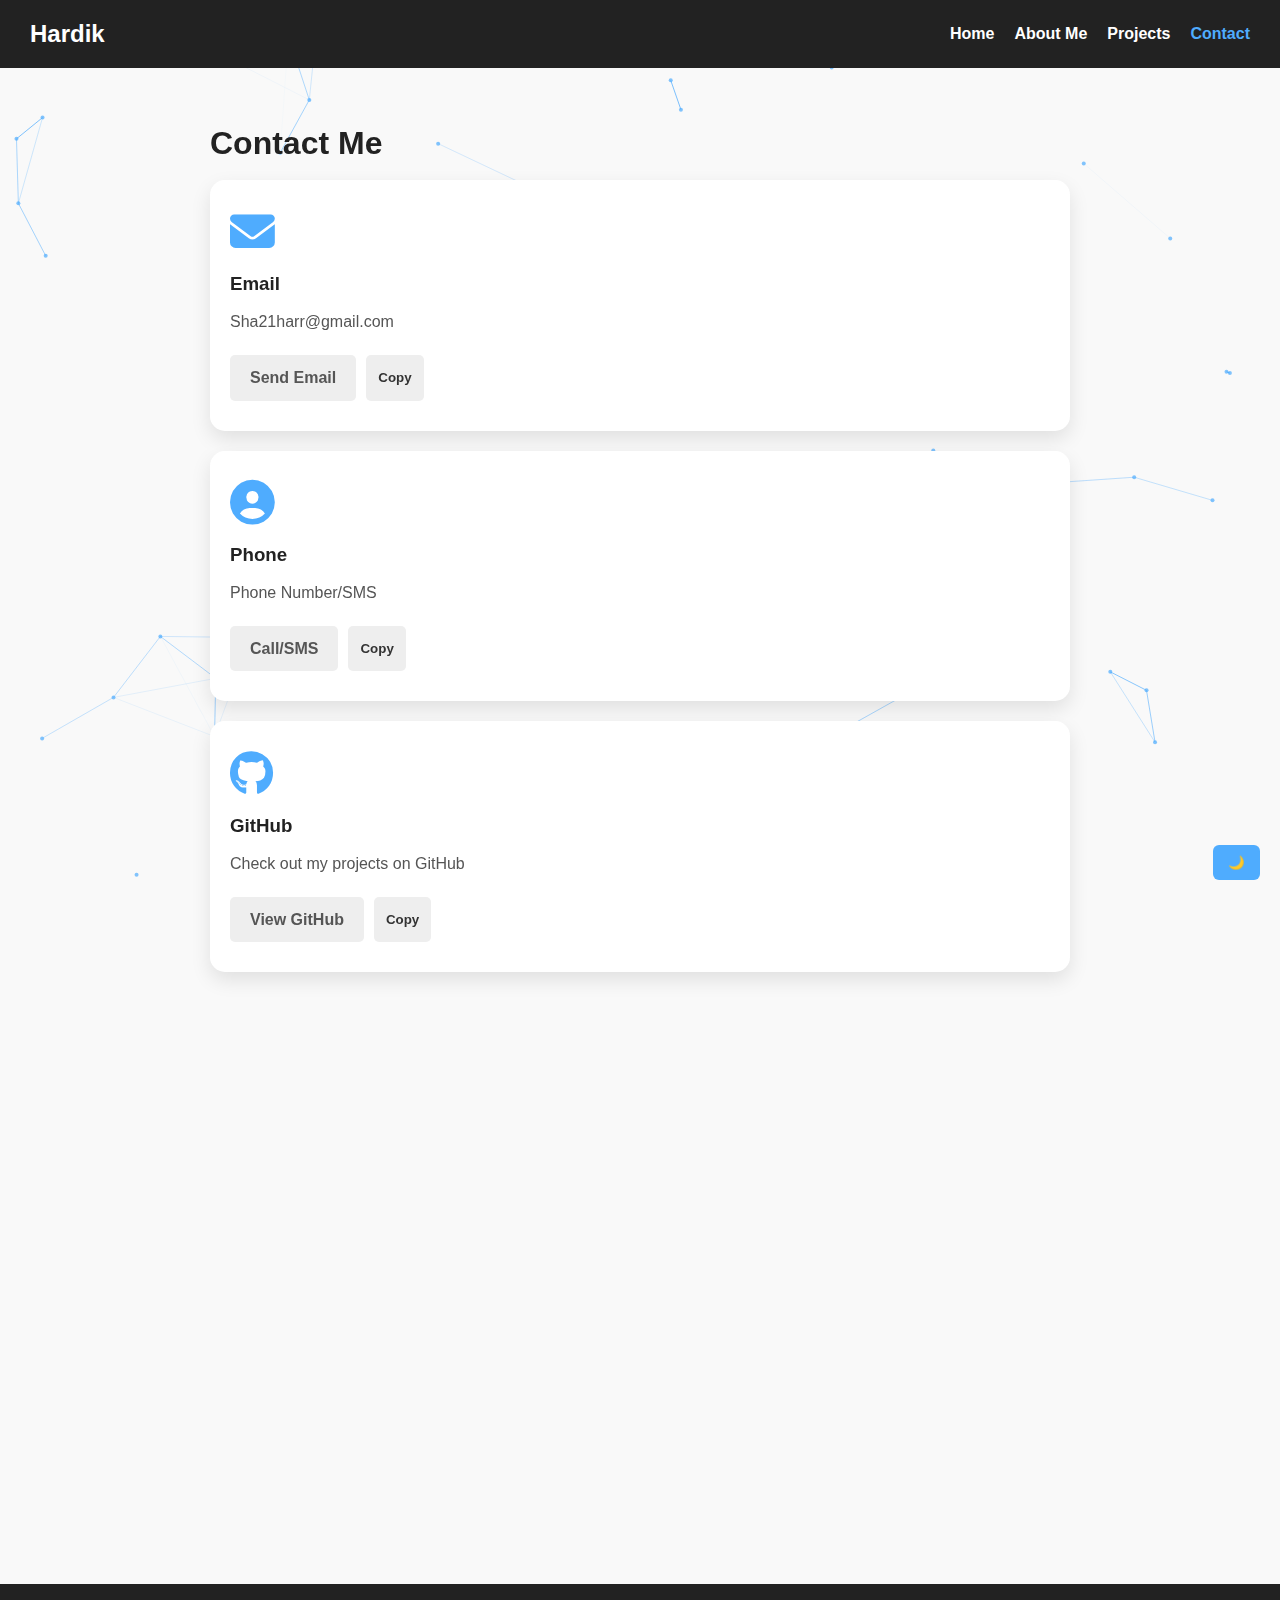
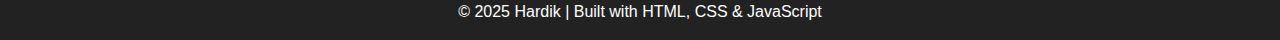
<file: Contact.html>
<!DOCTYPE html>
<html lang="en">
<head>
  <meta charset="UTF-8">
  <meta name="viewport" content="width=device-width, initial-scale=1.0">
  <title>Contact | Hardik's Portfolio</title>
  <link rel="stylesheet" href="style.css">
  <script src="main.js" defer></script>
  <link rel="stylesheet" href="https://cdnjs.cloudflare.com/ajax/libs/font-awesome/6.4.0/css/all.min.css">
  <style>
    /* Particle background */
    #network-bg {
      position: fixed;
      top: 0;
      left: 0;
      width: 100%;
      height: 100%;
      z-index: 0;
      pointer-events: none;
    }

    /* Make sure content is above canvas */
    .section, .navbar {
      position: relative;
      z-index: 1;
    }

    footer {
      position: relative;
      z-index: 2; /* footer above canvas */
    }
  </style>
</head>
<body>

  <nav class="navbar">
    <div class="logo">Hardik</div>
    <ul class="nav-links">
      <li><a href="index.html">Home</a></li>
      <li><a href="AboutMe.html">About Me</a></li>
      <li><a href="Projects.html">Projects</a></li>
      <li><a href="Contact.html" class="active">Contact</a></li>
    </ul>
  </nav>

  <!-- Particle Canvas -->
  <canvas id="network-bg"></canvas>

  <!-- Contact Section -->
  <section class="section">
    <h1>Contact Me</h1>
    <div class="contact-grid">

      <div class="contact-card">
        <i class="fas fa-envelope"></i>
        <h3>Email</h3>
        <p>Sha21harr@gmail.com</p>
        <div class="contact-buttons">
          <a href="mailto:Sha21harr@gmail.com" class="btn">Send Email</a>
          <button class="btn copy-btn" data-copy="Sha21harr@gmail.com">Copy</button>
        </div>
      </div>
	  
	  		<div class="contact-card">
		  <i class="fas fa-user-circle"></i>
		  <h3>Phone</h3>
		  <p>Phone Number/SMS</p>
		  <div class="contact-buttons">
			<a href="tel:07988730758" class="btn">Call/SMS</a>
			<button class="btn copy-btn" data-copy="07988730758">Copy</button>
		  </div>
		</div>


      <div class="contact-card">
        <i class="fab fa-github"></i>
        <h3>GitHub</h3>
        <p>Check out my projects on GitHub</p>
        <div class="contact-buttons">
          <a href="https://github.com/Haru06-dev" target="_blank" class="btn">View GitHub</a>
          <button class="btn copy-btn" data-copy="https://github.com/Haru06-dev">Copy</button>
        </div>
      </div>

      <div class="contact-card">
        <i class="fab fa-discord"></i>
        <h3>Discord</h3>
        <p>Let's chat on Discord</p>
        <div class="contact-buttons">
          <a href="https://discordapp.com/users/970663780583346177" target="_blank" class="btn">Join</a>
          <button class="btn copy-btn" data-copy="https://discordapp.com/users/970663780583346177">Copy</button>
        </div>
      </div>

      <div class="contact-card">
        <i class="fab fa-linkedin"></i>
        <h3>LinkedIn</h3>
        <p>Professional profile</p>
        <div class="contact-buttons">
          <a href="https://www.linkedin.com/in/hardik-sharma-b39239367/" target="_blank" class="btn">Connect</a>
          <button class="btn copy-btn" data-copy="https://www.linkedin.com/in/hardik-sharma-b39239367/">Copy</button>
        </div>
      </div>

	  
    </div>
  </section>

  <footer>
    <p>© 2025 Hardik | Built with HTML, CSS & JavaScript</p>
  </footer>

  <script>
    // Scroll animation for contact cards
    const contactCards = document.querySelectorAll('.contact-card');
    const observer = new IntersectionObserver(entries => {
      entries.forEach(entry => {
        if(entry.isIntersecting){
          entry.target.classList.add('show');
        }
      });
    }, { threshold: 0.2 });
    contactCards.forEach(card => observer.observe(card));

    // Copy button functionality
    const copyBtns = document.querySelectorAll('.copy-btn');
    copyBtns.forEach(btn => {
      btn.addEventListener('click', () => {
        const textToCopy = btn.dataset.copy;
        navigator.clipboard.writeText(textToCopy)
          .then(() => {
            btn.textContent = 'Copied!';
            setTimeout(() => btn.textContent = 'Copy', 1500);
          })
          .catch(err => console.log('Failed to copy', err));
      });
    });

    // Particle background
    const canvas = document.getElementById('network-bg');
    const ctx = canvas.getContext('2d');
    canvas.width = window.innerWidth;
    canvas.height = window.innerHeight;

    const particles = [];
    const particleCount = 50;

    for (let i = 0; i < particleCount; i++) {
      particles.push({
        x: Math.random() * canvas.width,
        y: Math.random() * canvas.height,
        vx: (Math.random() - 0.5) * 0.5,
        vy: (Math.random() - 0.5) * 0.5
      });
    }

    function draw() {
      ctx.clearRect(0, 0, canvas.width, canvas.height);

      // draw particles
      particles.forEach(p => {
        ctx.beginPath();
        ctx.arc(p.x, p.y, 2, 0, Math.PI*2);
        ctx.fillStyle = 'rgba(79, 172, 254, 0.7)';
        ctx.fill();
      });

      // draw lines
      for (let i = 0; i < particleCount; i++) {
        for (let j = i+1; j < particleCount; j++) {
          const dx = particles[i].x - particles[j].x;
          const dy = particles[i].y - particles[j].y;
          const dist = Math.sqrt(dx*dx + dy*dy);
          if (dist < 120) {
            ctx.beginPath();
            ctx.strokeStyle = `rgba(79, 172, 254, ${1 - dist/120})`;
            ctx.moveTo(particles[i].x, particles[i].y);
            ctx.lineTo(particles[j].x, particles[j].y);
            ctx.stroke();
          }
        }
      }

      // move particles
      particles.forEach(p => {
        p.x += p.vx;
        p.y += p.vy;
        if (p.x < 0 || p.x > canvas.width) p.vx *= -1;
        if (p.y < 0 || p.y > canvas.height) p.vy *= -1;
      });

      requestAnimationFrame(draw);
    }
    draw();

    // resize canvas on window resize
    window.addEventListener('resize', () => {
      canvas.width = window.innerWidth;
      canvas.height = window.innerHeight;
    });
  </script>
</body>
</html>
</file>
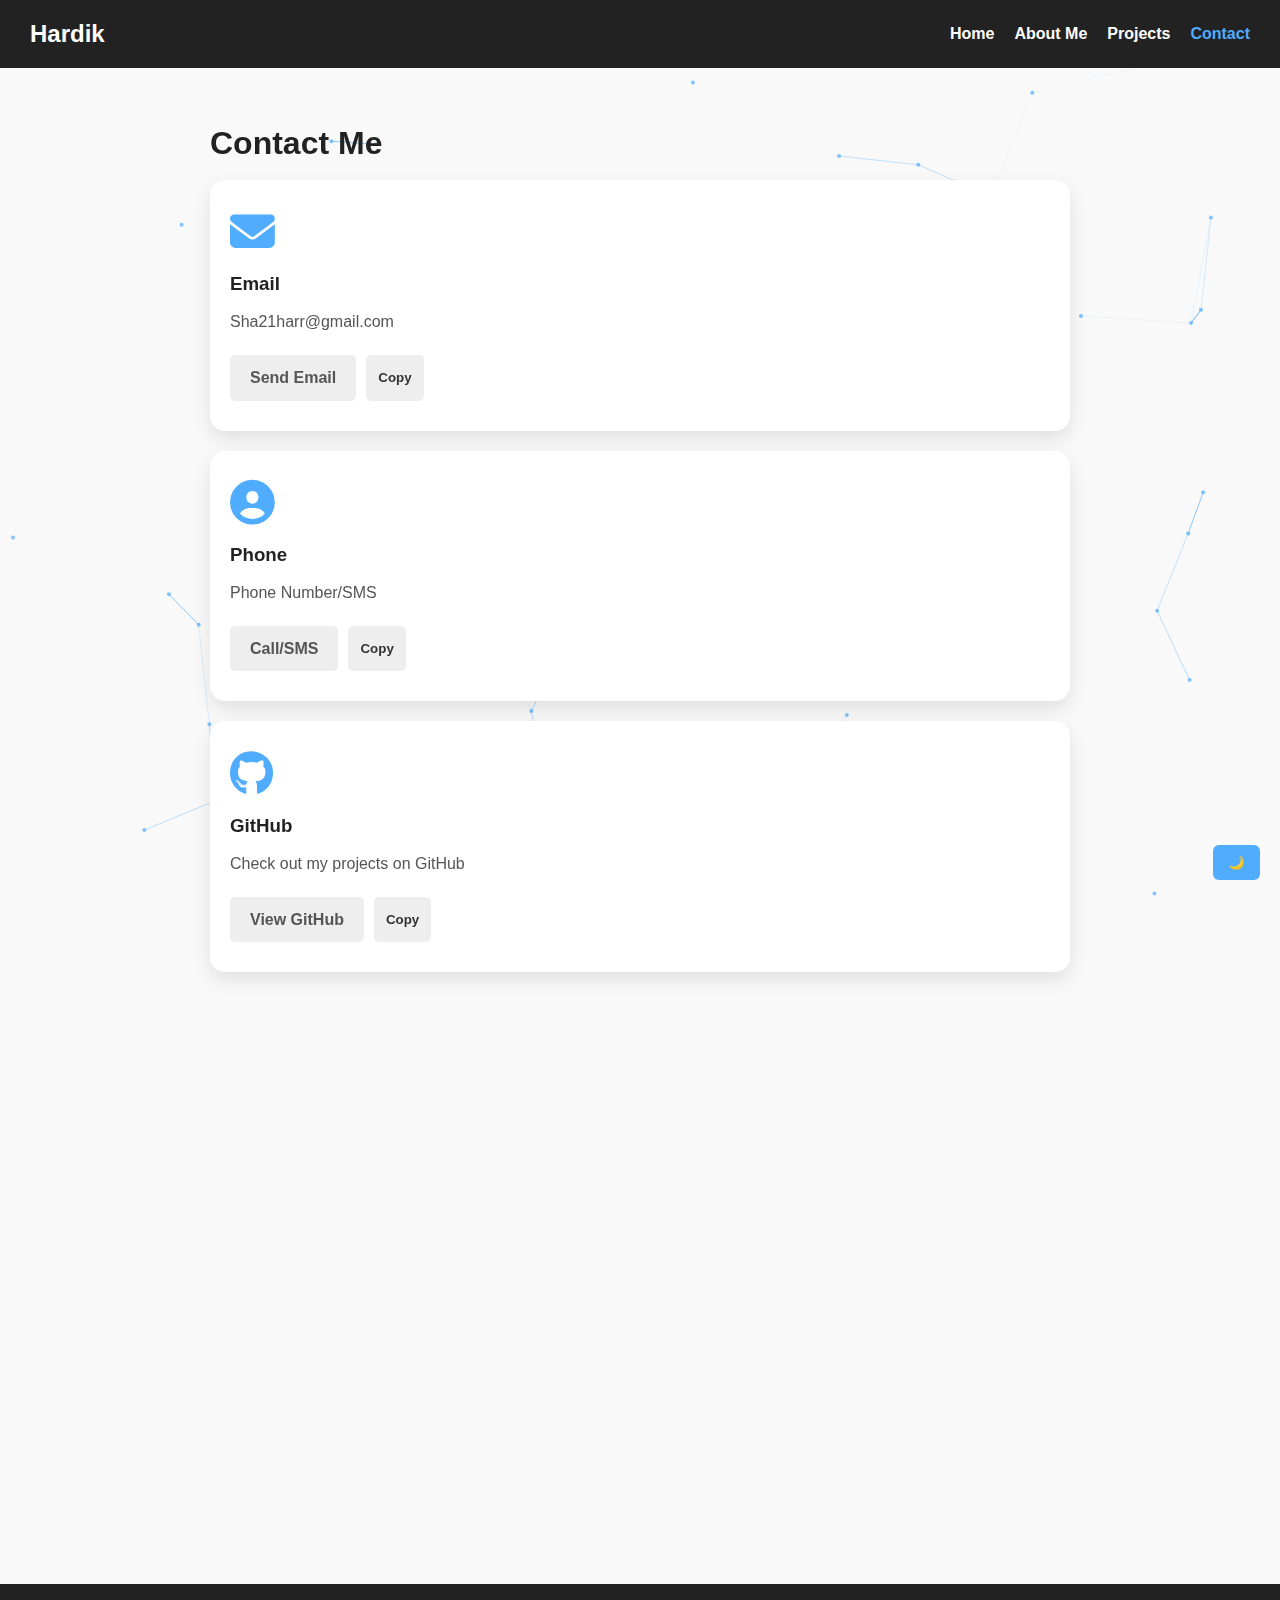
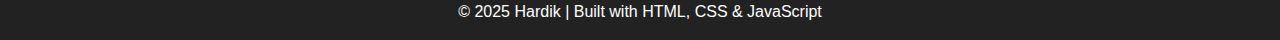
<file: Website/Contact.html>
<!DOCTYPE html>
<html lang="en">
<head>
  <meta charset="UTF-8">
  <meta name="viewport" content="width=device-width, initial-scale=1.0">
  <title>Contact | Hardik's Portfolio</title>
  <link rel="stylesheet" href="../CSS/style.css">
  <script src="../JavaScript/main.js" defer></script>
  <link rel="stylesheet" href="https://cdnjs.cloudflare.com/ajax/libs/font-awesome/6.4.0/css/all.min.css">
  <style>
    /* Particle background */
    #network-bg {
      position: fixed;
      top: 0;
      left: 0;
      width: 100%;
      height: 100%;
      z-index: 0;
      pointer-events: none;
    }

    /* Make sure content is above canvas */
    .section, .navbar {
      position: relative;
      z-index: 1;
    }

    footer {
      position: relative;
      z-index: 2; /* footer above canvas */
    }
  </style>
</head>
<body>

  <nav class="navbar">
    <div class="logo">Hardik</div>
    <ul class="nav-links">
      <li><a href="index.html">Home</a></li>
      <li><a href="AboutMe.html">About Me</a></li>
      <li><a href="Projects.html">Projects</a></li>
      <li><a href="Contact.html" class="active">Contact</a></li>
    </ul>
  </nav>

  <!-- Particle Canvas -->
  <canvas id="network-bg"></canvas>

  <!-- Contact Section -->
  <section class="section">
    <h1>Contact Me</h1>
    <div class="contact-grid">

      <div class="contact-card">
        <i class="fas fa-envelope"></i>
        <h3>Email</h3>
        <p>Sha21harr@gmail.com</p>
        <div class="contact-buttons">
          <a href="mailto:Sha21harr@gmail.com" class="btn">Send Email</a>
          <button class="btn copy-btn" data-copy="Sha21harr@gmail.com">Copy</button>
        </div>
      </div>
	  
	  		<div class="contact-card">
		  <i class="fas fa-user-circle"></i>
		  <h3>Phone</h3>
		  <p>Phone Number/SMS</p>
		  <div class="contact-buttons">
			<a href="tel:07988730758" class="btn">Call/SMS</a>
			<button class="btn copy-btn" data-copy="07988730758">Copy</button>
		  </div>
		</div>


      <div class="contact-card">
        <i class="fab fa-github"></i>
        <h3>GitHub</h3>
        <p>Check out my projects on GitHub</p>
        <div class="contact-buttons">
          <a href="https://github.com/Haru06-dev" target="_blank" class="btn">View GitHub</a>
          <button class="btn copy-btn" data-copy="https://github.com/Haru06-dev">Copy</button>
        </div>
      </div>

      <div class="contact-card">
        <i class="fab fa-discord"></i>
        <h3>Discord</h3>
        <p>Let's chat on Discord</p>
        <div class="contact-buttons">
          <a href="https://discordapp.com/users/970663780583346177" target="_blank" class="btn">Join</a>
          <button class="btn copy-btn" data-copy="https://discordapp.com/users/970663780583346177">Copy</button>
        </div>
      </div>

      <div class="contact-card">
        <i class="fab fa-linkedin"></i>
        <h3>LinkedIn</h3>
        <p>Professional profile</p>
        <div class="contact-buttons">
          <a href="https://www.linkedin.com/in/hardik-sharma-b39239367/" target="_blank" class="btn">Connect</a>
          <button class="btn copy-btn" data-copy="https://www.linkedin.com/in/hardik-sharma-b39239367/">Copy</button>
        </div>
      </div>

	  
    </div>
  </section>

  <footer>
    <p>© 2025 Hardik | Built with HTML, CSS & JavaScript</p>
  </footer>

  <script>
    // Scroll animation for contact cards
    const contactCards = document.querySelectorAll('.contact-card');
    const observer = new IntersectionObserver(entries => {
      entries.forEach(entry => {
        if(entry.isIntersecting){
          entry.target.classList.add('show');
        }
      });
    }, { threshold: 0.2 });
    contactCards.forEach(card => observer.observe(card));

    // Copy button functionality
    const copyBtns = document.querySelectorAll('.copy-btn');
    copyBtns.forEach(btn => {
      btn.addEventListener('click', () => {
        const textToCopy = btn.dataset.copy;
        navigator.clipboard.writeText(textToCopy)
          .then(() => {
            btn.textContent = 'Copied!';
            setTimeout(() => btn.textContent = 'Copy', 1500);
          })
          .catch(err => console.log('Failed to copy', err));
      });
    });

    // Particle background
    const canvas = document.getElementById('network-bg');
    const ctx = canvas.getContext('2d');
    canvas.width = window.innerWidth;
    canvas.height = window.innerHeight;

    const particles = [];
    const particleCount = 50;

    for (let i = 0; i < particleCount; i++) {
      particles.push({
        x: Math.random() * canvas.width,
        y: Math.random() * canvas.height,
        vx: (Math.random() - 0.5) * 0.5,
        vy: (Math.random() - 0.5) * 0.5
      });
    }

    function draw() {
      ctx.clearRect(0, 0, canvas.width, canvas.height);

      // draw particles
      particles.forEach(p => {
        ctx.beginPath();
        ctx.arc(p.x, p.y, 2, 0, Math.PI*2);
        ctx.fillStyle = 'rgba(79, 172, 254, 0.7)';
        ctx.fill();
      });

      // draw lines
      for (let i = 0; i < particleCount; i++) {
        for (let j = i+1; j < particleCount; j++) {
          const dx = particles[i].x - particles[j].x;
          const dy = particles[i].y - particles[j].y;
          const dist = Math.sqrt(dx*dx + dy*dy);
          if (dist < 120) {
            ctx.beginPath();
            ctx.strokeStyle = `rgba(79, 172, 254, ${1 - dist/120})`;
            ctx.moveTo(particles[i].x, particles[i].y);
            ctx.lineTo(particles[j].x, particles[j].y);
            ctx.stroke();
          }
        }
      }

      // move particles
      particles.forEach(p => {
        p.x += p.vx;
        p.y += p.vy;
        if (p.x < 0 || p.x > canvas.width) p.vx *= -1;
        if (p.y < 0 || p.y > canvas.height) p.vy *= -1;
      });

      requestAnimationFrame(draw);
    }
    draw();

    // resize canvas on window resize
    window.addEventListener('resize', () => {
      canvas.width = window.innerWidth;
      canvas.height = window.innerHeight;
    });
  </script>
</body>
</html>
</file>
<file: style.css>
/* this is my legendary styles sheet */
* {
  margin: 0;
  padding: 0;
  box-sizing: border-box;
}

body {
  font-family: Arial, sans-serif;
  line-height: 1.6;
  background: #f9f9f9;
  color: #333;
  scroll-behavior: smooth;
  transition: background 0.3s, color 0.3s;
}

/* Dark mnode */
body.dark-mode {
  background: #121212;
  color: #e0e0e0;
}

body.dark-mode .navbar {
  background: #1c1c1c;
}

body.dark-mode .nav-links a {
  color: #e0e0e0;
}

body.dark-mode .nav-links a:hover {
  color: #4facfe;
}

body.dark-mode .hero {
  background: linear-gradient(to right, #222, #444);
}

body.dark-mode .project-card {
  background: #1c1c1c;
  color: #e0e0e0;
}

body.dark-mode .project-card p {
  color: #ccc;
}

body.dark-mode .contact-form input,
body.dark-mode .contact-form textarea {
  background: #222;
  color: #e0e0e0;
  border: 1px solid #555;
}

body.dark-mode .contact-form button {
  background: #4facfe;
}

body.dark-mode h1,
body.dark-mode h2,
body.dark-mode h3,
body.dark-mode h4,
body.dark-mode h5,
body.dark-mode h6 {
  color: #e0e0e0;
}

/* navigation */
.navbar {
  display: flex;
  justify-content: space-between;
  align-items: center;
  padding: 15px 30px;
  background: #222;
  color: white;
  position: sticky;
  top: 0;
  z-index: 100;
}

.navbar .logo {
  font-size: 1.5rem;
  font-weight: bold;
}

.nav-links {
  list-style: none;
  display: flex;
  gap: 20px;
}

.nav-links a {
  color: white;
  text-decoration: none;
  font-weight: bold;
}

.nav-links a:hover,
.nav-links a.active {
  color: #4facfe;
}

/* Hero */

.hero {
  display: flex;
  justify-content: center;
  align-items: center;
  padding: 50px 20px;
  min-height: calc(100vh - 60px);
  background: linear-gradient(to right, #00065d, #4facfe);
  color: white;
}

.hero-content {
  display: flex;
  flex-direction: row;
  align-items: center;
  justify-content: space-between;
  gap: 50px;
  max-width: 1200px;
  width: 100%;
}

.text {
  flex: 1;
  text-align: left;
}

.hero-image img {
  width: 550px;
  height: 550px;
  border-radius: 50%; /* circular */
  object-fit: cover;
  border: 5px solid #3498db;
}

@media (max-width: 900px) {
  .hero-content {
    flex-direction: column;
    align-items: center;
    text-align: center;
  }

  .text {
    text-align: center;
  }

  .hero-image img {
    width: 400px;
    height: 400px;
  }
}



.hero h1 {
  font-size: 3rem;
  margin-bottom: 10px;
}

.btn {
  display: inline-block;
  margin-top: 20px;
  padding: 10px 20px;
  background: #eee;
  color: #333;
  text-decoration: none;
  border-radius: 5px;
  font-weight: bold;
  transition: background 0.3s;
}

.btn:hover {
  background: #ddd;
}

/* Section */
.section {
  padding: 50px 20px;
  max-width: 900px;
  margin: auto;
}

.section h1, .section h2 {
  margin-bottom: 10px; 
  color: #222;
}

.section h1 + p,
.section h2 + p,
.section h2 + ul,
.section h1 + ul {
  margin-top: 0; 
}

.section ul {
  margin-bottom: 20px;
  padding-left: 20px;
}

/* About me stuff */
.about-me-section {
  max-width: 900px;
  margin: auto;
  padding: 50px 20px;
}

.about-intro {
  display: flex;
  align-items: flex-start;
  gap: 20px;
  margin-bottom: 30px;
}

.profile-small {
  width: 100px;
  height: 100px;
  border-radius: 50%;
  object-fit: cover;
  border: 3px solid #000;
  transition: transform 0.5s;
}

.profile-small:hover {
  transform: scale(1.05) rotate(2deg);
}

.about-text h1 {
  margin-bottom: 10px;
}

.about-text p {
  margin-top: 0;
}

/* Project box */
.project-grid {
  display: grid;
  grid-template-columns: repeat(auto-fit, minmax(250px, 1fr));
  gap: 20px;
  margin-top: 30px;
}

.project-card {
  background: white;
  padding: 20px;
  border-radius: 10px;
  box-shadow: 0 3px 8px rgba(0,0,0,0.1);
  text-align: center;
  transition: transform 0.2s, box-shadow 0.2s;
}

.contact-card {
  margin-bottom: 20px;
}


.project-card img {
  width: 100%;
  height: 150px;
  object-fit: cover;
  border-radius: 8px;
  margin-bottom: 15px;
}

.project-card h3 {
  margin-bottom: 10px;
  color: #222;
}

.project-card p {
  font-size: 0.95rem;
  color: #555;
}

.project-card:hover {
  transform: translateY(-5px);
  box-shadow: 0 6px 15px rgba(0,0,0,0.15);
}

/* Contact Form */
.contact-form {
  margin-top: 20px;
  display: flex;
  flex-direction: column;
  gap: 15px;
  max-width: 500px;
}

.contact-form input,
.contact-form textarea {
  padding: 10px 15px;
  border-radius: 6px;
  border: 1px solid #ccc;
  font-size: 1rem;
  transition: border-color 0.3s, box-shadow 0.3s, background 0.3s, color 0.3s;
}

.contact-form input:focus,
.contact-form textarea:focus {
  outline: none;
  border-color: #4facfe;
  box-shadow: 0 0 5px rgba(79,172,254,0.5);
}

.contact-form button {
  padding: 12px 20px;
  background: #4facfe;
  color: white;
  font-size: 1rem;
  border: none;
  border-radius: 6px;
  cursor: pointer;
  transition: background 0.3s;
}

.contact-form button:hover {
  background: #00f2fe;
}

/* Footer ensurer */
footer {
  text-align: center;
  padding: 15px;
  background: #222;
  color: white;
}

/* Dark mode button */
.dark-toggle {
  position: fixed;
  bottom: 20px;
  right: 20px;
  background: #4facfe;
  color: white;
  padding: 10px 15px;
  border: none;
  border-radius: 6px;
  cursor: pointer;
  z-index: 200;
  transition: background 0.3s;
}

.dark-toggle:hover {
  background: #00f2fe;
}

/*  Skills bar and icon stuff awsome icons or fantastic icons idk */
.skills-container {
  max-width: 700px;
  margin-top: 20px;
}

.skill {
  display: flex;
  align-items: center;
  gap: 15px;
  margin-bottom: 20px;
  flex-wrap: wrap;
}

.skill-icon {
  font-size: 1.8rem;
  color: #4facfe;
  min-width: 30px;
  text-align: center;
}

.skill span {
  font-weight: bold;
  flex: 1 1 120px;
}

.skill-bar {
  flex: 2 1 200px;
  background: #ddd;
  border-radius: 10px;
  height: 15px;
  overflow: hidden;
  position: relative;
}

.skill-level {
  height: 100%;
  width: 0;
  background: linear-gradient(90deg, #4facfe, #00f2fe);
  border-radius: 10px;
  transition: width 1.5s ease-in-out;
}

.skill-percent {
  position: absolute;
  right: 5px;
  top: 57%;
  transform: translateY(-50%);
  font-size: 0.8rem;
  font-weight: bold;
  color: #000;
}

@media (max-width: 600px) {
  .about-intro {
    flex-direction: column;
    align-items: center;
    text-align: center;
  }
  
  .skills-container .skill {
    flex-direction: column;
    align-items: flex-start;
  }
  
  .skill-bar {
    width: 100%;
  }
}


body.dark-mode .typing-intro {
  color: #4facfe;
}

body.dark-mode .skill-percent {
  color: #000; 
}

body.dark-mode .skills-container span {
  color: #fff;
}

body.dark-mode .skills-container .skill-icon i {
  color: #4facfe;
}



body.dark-mode .profile-small {
  border: 3px solid #4facfe;
}


body.dark-mode .profile-small {
  border: 3px solid #4facfe; 
  box-shadow: 0 0 15px rgba(79, 172, 254, 0.6);
  transition: border 0.3s, box-shadow 0.3s, transform 0.5s;
}




.fun-facts {
  display: flex;
  gap: 20px;
  margin: 30px 0;
  justify-content: space-around;
  flex-wrap: wrap;
  font-weight: bold;
  color: #333;
}

.fun-facts i {
  color: #4facfe;
  margin-right: 8px;
}

body.dark-mode .fun-facts {
  color: #e0e0e0;
}

.timeline {
  border-left: 3px solid #4facfe;
  margin-left: 10px;
  padding-left: 20px;
}

.timeline-item {
  margin-bottom: 15px;
  position: relative;
  padding-left: 15px;
}

.timeline-item span {
  font-weight: bold;
  margin-right: 10px;
  color: #4facfe;
}

body.dark-mode .timeline {
  border-left: 3px solid #00f2fe;
}

body.dark-mode .timeline-item span {
  color: #00f2fe;
}

.project-filters {
  display: flex;
  gap: 10px;
  margin-bottom: 30px;
  flex-wrap: wrap;
}

.filter-btn {
  padding: 8px 15px;
  border: 2px solid #4facfe;
  border-radius: 5px;
  background: transparent;
  color: #4facfe;
  cursor: pointer;
  font-weight: bold;
  transition: all 0.3s;
}

.filter-btn.active,
.filter-btn:hover {
  background: #4facfe;
  color: white;
}

.project-icons {
  margin: 5px 0;
  color: #4facfe;
  display: flex;
  gap: 5px;
  font-size: 1.1rem;
}

.project-card {
  opacity: 0;
  transform: translateY(20px);
  transition: all 0.5s ease;
}

.project-card.show {
  opacity: 1;
  transform: translateY(0);
}

.project-buttons {
  margin-top: 10px;
  display: flex;
  gap: 10px;
  flex-wrap: wrap;
}



/* code break */






.contact-section {
  text-align: center;
  max-width: 1000px;
  margin: auto;
  padding: 50px 20px;
}

.contact-cards {
  display: grid;
  grid-template-columns: repeat(auto-fit, minmax(220px, 1fr));
  gap: 10px;
  margin-top: 30px;
}

.contact-card {
  background: white;
  padding: 30px 20px;
  border-radius: 12px;
  box-shadow: 0 6px 15px rgba(0,0,0,0.1);
  transition: transform 0.3s, box-shadow 0.3s;
}

.contact-card i {
  font-size: 2.5rem;
  color: #4facfe;
  margin-bottom: 15px;
  display: block;
}

.contact-card h3 {
  margin-bottom: 10px;
  color: #222;
}

.contact-card p, .contact-card a {
  font-size: 1rem;
  color: #555;
  text-decoration: none;
}

.contact-card:hover {
  transform: translateY(-5px);
  box-shadow: 0 10px 25px rgba(0,0,0,0.15);
}

.contact-card a:hover {
  color: #4facfe;
}

/* Dark mode */
body.dark-mode .contact-card {
  background: #1c1c1c;
  color: #e0e0e0;
}

body.dark-mode .contact-card i {
  color: #4facfe;
}

body.dark-mode .contact-card a {
  color: #e0e0e0;
}

body.dark-mode .contact-card a:hover {
  color: #4facfe;
}

/*  Fancy contact box */
.contact-card {
  background: #fff;
  padding: 30px 20px;
  border-radius: 15px;
  box-shadow: 0 8px 20px rgba(0,0,0,0.1);
  transition: transform 0.3s, box-shadow 0.3s, background 0.3s;
  position: relative;
  overflow: hidden;
  cursor: pointer;
}

.contact-card::before {
  content: '';
  position: absolute;
  top: -50%;
  left: -50%;
  width: 200%;
  height: 200%;
  background: linear-gradient(45deg, #4facfe, #00f2fe, #4facfe);
  transform: rotate(45deg);
  opacity: 0;
  transition: opacity 0.5s;
}

.contact-card:hover::before {
  opacity: 0.2;
}

.contact-card i {
  font-size: 2.8rem;
  color: #4facfe;
  margin-bottom: 15px;
  display: inline-block;
  animation: icon-bounce 2s infinite;
}

@keyframes icon-bounce {
  0%, 100% { transform: translateY(0); }
  50% { transform: translateY(-6px); }
}

.contact-card h3 {
  margin-bottom: 10px;
  color: #222;
  font-weight: 600;
}

.contact-card p, .contact-card a {
  font-size: 1rem;
  color: #555;
  text-decoration: none;
}

.contact-card a:hover {
  color: #4facfe;
}

.contact-card:hover {
  transform: translateY(-8px);
  box-shadow: 0 12px 30px rgba(0,0,0,0.2);
}

.contact-card {
  opacity: 0;
  transform: translateY(20px);
  transition: transform 0.6s ease, opacity 0.6s ease;
}

.contact-card.show {
  opacity: 1;
  transform: translateY(0);
}

/* Dark Mode */
body.dark-mode .contact-card {
  background: #1c1c1c;
  color: #e0e0e0;
}

body.dark-mode .contact-card i {
  color: #4facfe;
}

body.dark-mode .contact-card a {
  color: #383838;
}

body.dark-mode .contact-card a:hover {
  color: #4facfe;
}

body.dark-mode .contact-card p {
  color: #e0e0e0; 
}


.contact-buttons {
  display: flex;
  gap: 10px;
  color: #eee;
}

.copy-btn {
  background: #eee;
  color: #333;
  border: none;
  padding: 6px 12px;
  border-radius: 5px;
  cursor: pointer;
  transition: background 0.3s;
}

.copy-btn:hover {
  background: #ddd;
}

body.dark-mode .copy-btn {
  background: #333;
  color: #e0e0e0;
}

body.dark-mode .copy-btn:hover {
  background: #444;
}

.contact-card::before,
.contact-card::after {
  content: none;
}


#network-bg {
  position: fixed;
  top: 0;
  left: 0;
  width: 100%;
  height: 100%;
  z-index: 0;
  pointer-events: none;
}

footer {
  position: relative;
  z-index: 1;
}



/* type animation */
.typing {
  font-family: monospace;
  white-space: nowrap;
  border-right: 3px solid #fff;
  display: inline-block;
  animation: blink 0.7s step-end infinite;
  font-size: 22px;
}


/* typing effect */
@keyframes typing {
  from { width: 0; }
  to { width: 100%; }
}

/* blinking cursor */
@keyframes blink {
  50% { border-color: transparent; }
}


.typing-container {
  font-family: monospace;
  font-size: 18px;
  color: white;
}

.typing-line {
  white-space: nowrap;
  overflow: hidden;
  border-right: 3px solid #fff;
  width: 0;
  animation: typing 2s steps(40, end) forwards, blink 0.7s step-end infinite;
}


.typing-line:nth-child(1) { animation-delay: 0s; }
.typing-line:nth-child(2) { animation-delay: 2.5s; }
.typing-line:nth-child(3) { animation-delay: 5s; }


@keyframes typing {
  from { width: 0; }
  to { width: 70%; }
}

@keyframes blink {
  50% { border-color: transparent; }
}


body.dark-mode .typing-line {
  border-right-color: #4facfe;
}
</file>
<file: CSS/style.css>
/* this is my legendary styles sheet */
* {
  margin: 0;
  padding: 0;
  box-sizing: border-box;
}

body {
  font-family: Arial, sans-serif;
  line-height: 1.6;
  background: #f9f9f9;
  color: #333;
  scroll-behavior: smooth;
  transition: background 0.3s, color 0.3s;
}

/* Dark mnode */
body.dark-mode {
  background: #121212;
  color: #e0e0e0;
}

body.dark-mode .navbar {
  background: #1c1c1c;
}

body.dark-mode .nav-links a {
  color: #e0e0e0;
}

body.dark-mode .nav-links a:hover {
  color: #4facfe;
}

body.dark-mode .hero {
  background: linear-gradient(to right, #222, #444);
}

body.dark-mode .project-card {
  background: #1c1c1c;
  color: #e0e0e0;
}

body.dark-mode .project-card p {
  color: #ccc;
}

body.dark-mode .contact-form input,
body.dark-mode .contact-form textarea {
  background: #222;
  color: #e0e0e0;
  border: 1px solid #555;
}

body.dark-mode .contact-form button {
  background: #4facfe;
}

body.dark-mode h1,
body.dark-mode h2,
body.dark-mode h3,
body.dark-mode h4,
body.dark-mode h5,
body.dark-mode h6 {
  color: #e0e0e0;
}

/* navigation */
.navbar {
  display: flex;
  justify-content: space-between;
  align-items: center;
  padding: 15px 30px;
  background: #222;
  color: white;
  position: sticky;
  top: 0;
  z-index: 100;
}

.navbar .logo {
  font-size: 1.5rem;
  font-weight: bold;
}

.nav-links {
  list-style: none;
  display: flex;
  gap: 20px;
}

.nav-links a {
  color: white;
  text-decoration: none;
  font-weight: bold;
}

.nav-links a:hover,
.nav-links a.active {
  color: #4facfe;
}

/* Hero */

.hero {
  display: flex;
  justify-content: center;
  align-items: center;
  padding: 50px 20px;
  min-height: calc(100vh - 60px);
  background: linear-gradient(to right, #00065d, #4facfe);
  color: white;
}

.hero-content {
  display: flex;
  flex-direction: row;
  align-items: center;
  justify-content: space-between;
  gap: 50px;
  max-width: 1200px;
  width: 100%;
}

.text {
  flex: 1;
  text-align: left;
}

.hero-image img {
  width: 550px;
  height: 550px;
  border-radius: 50%; /* circular */
  object-fit: cover;
  border: 5px solid #3498db;
}

@media (max-width: 900px) {
  .hero-content {
    flex-direction: column;
    align-items: center;
    text-align: center;
  }

  .text {
    text-align: center;
  }

  .hero-image img {
    width: 400px;
    height: 400px;
  }
}



.hero h1 {
  font-size: 3rem;
  margin-bottom: 10px;
}

.btn {
  display: inline-block;
  margin-top: 20px;
  padding: 10px 20px;
  background: #eee;
  color: #333;
  text-decoration: none;
  border-radius: 5px;
  font-weight: bold;
  transition: background 0.3s;
}

.btn:hover {
  background: #ddd;
}

/* Section */
.section {
  padding: 50px 20px;
  max-width: 900px;
  margin: auto;
}

.section h1, .section h2 {
  margin-bottom: 10px; 
  color: #222;
}

.section h1 + p,
.section h2 + p,
.section h2 + ul,
.section h1 + ul {
  margin-top: 0; 
}

.section ul {
  margin-bottom: 20px;
  padding-left: 20px;
}

/* About me stuff */
.about-me-section {
  max-width: 900px;
  margin: auto;
  padding: 50px 20px;
}

.about-intro {
  display: flex;
  align-items: flex-start;
  gap: 20px;
  margin-bottom: 30px;
}

.profile-small {
  width: 100px;
  height: 100px;
  border-radius: 50%;
  object-fit: cover;
  border: 3px solid #000;
  transition: transform 0.5s;
}

.profile-small:hover {
  transform: scale(1.05) rotate(2deg);
}

.about-text h1 {
  margin-bottom: 10px;
}

.about-text p {
  margin-top: 0;
}

/* Project box */
.project-grid {
  display: grid;
  grid-template-columns: repeat(auto-fit, minmax(250px, 1fr));
  gap: 20px;
  margin-top: 30px;
}

.project-card {
  background: white;
  padding: 20px;
  border-radius: 10px;
  box-shadow: 0 3px 8px rgba(0,0,0,0.1);
  text-align: center;
  transition: transform 0.2s, box-shadow 0.2s;
}

.contact-card {
  margin-bottom: 20px;
}


.project-card img {
  width: 100%;
  height: 150px;
  object-fit: cover;
  border-radius: 8px;
  margin-bottom: 15px;
}

.project-card h3 {
  margin-bottom: 10px;
  color: #222;
}

.project-card p {
  font-size: 0.95rem;
  color: #555;
}

.project-card:hover {
  transform: translateY(-5px);
  box-shadow: 0 6px 15px rgba(0,0,0,0.15);
}

/* Contact Form */
.contact-form {
  margin-top: 20px;
  display: flex;
  flex-direction: column;
  gap: 15px;
  max-width: 500px;
}

.contact-form input,
.contact-form textarea {
  padding: 10px 15px;
  border-radius: 6px;
  border: 1px solid #ccc;
  font-size: 1rem;
  transition: border-color 0.3s, box-shadow 0.3s, background 0.3s, color 0.3s;
}

.contact-form input:focus,
.contact-form textarea:focus {
  outline: none;
  border-color: #4facfe;
  box-shadow: 0 0 5px rgba(79,172,254,0.5);
}

.contact-form button {
  padding: 12px 20px;
  background: #4facfe;
  color: white;
  font-size: 1rem;
  border: none;
  border-radius: 6px;
  cursor: pointer;
  transition: background 0.3s;
}

.contact-form button:hover {
  background: #00f2fe;
}

/* Footer ensurer */
footer {
  text-align: center;
  padding: 15px;
  background: #222;
  color: white;
}

/* Dark mode button */
.dark-toggle {
  position: fixed;
  bottom: 20px;
  right: 20px;
  background: #4facfe;
  color: white;
  padding: 10px 15px;
  border: none;
  border-radius: 6px;
  cursor: pointer;
  z-index: 200;
  transition: background 0.3s;
}

.dark-toggle:hover {
  background: #00f2fe;
}

/*  Skills bar and icon stuff awsome icons or fantastic icons idk */
.skills-container {
  max-width: 700px;
  margin-top: 20px;
}

.skill {
  display: flex;
  align-items: center;
  gap: 15px;
  margin-bottom: 20px;
  flex-wrap: wrap;
}

.skill-icon {
  font-size: 1.8rem;
  color: #4facfe;
  min-width: 30px;
  text-align: center;
}

.skill span {
  font-weight: bold;
  flex: 1 1 120px;
}

.skill-bar {
  flex: 2 1 200px;
  background: #ddd;
  border-radius: 10px;
  height: 15px;
  overflow: hidden;
  position: relative;
}

.skill-level {
  height: 100%;
  width: 0;
  background: linear-gradient(90deg, #4facfe, #00f2fe);
  border-radius: 10px;
  transition: width 1.5s ease-in-out;
}

.skill-percent {
  position: absolute;
  right: 5px;
  top: 57%;
  transform: translateY(-50%);
  font-size: 0.8rem;
  font-weight: bold;
  color: #000;
}

@media (max-width: 600px) {
  .about-intro {
    flex-direction: column;
    align-items: center;
    text-align: center;
  }
  
  .skills-container .skill {
    flex-direction: column;
    align-items: flex-start;
  }
  
  .skill-bar {
    width: 100%;
  }
}


body.dark-mode .typing-intro {
  color: #4facfe;
}

body.dark-mode .skill-percent {
  color: #000; 
}

body.dark-mode .skills-container span {
  color: #fff;
}

body.dark-mode .skills-container .skill-icon i {
  color: #4facfe;
}



body.dark-mode .profile-small {
  border: 3px solid #4facfe;
}


body.dark-mode .profile-small {
  border: 3px solid #4facfe; 
  box-shadow: 0 0 15px rgba(79, 172, 254, 0.6);
  transition: border 0.3s, box-shadow 0.3s, transform 0.5s;
}




.fun-facts {
  display: flex;
  gap: 20px;
  margin: 30px 0;
  justify-content: space-around;
  flex-wrap: wrap;
  font-weight: bold;
  color: #333;
}

.fun-facts i {
  color: #4facfe;
  margin-right: 8px;
}

body.dark-mode .fun-facts {
  color: #e0e0e0;
}

.timeline {
  border-left: 3px solid #4facfe;
  margin-left: 10px;
  padding-left: 20px;
}

.timeline-item {
  margin-bottom: 15px;
  position: relative;
  padding-left: 15px;
}

.timeline-item span {
  font-weight: bold;
  margin-right: 10px;
  color: #4facfe;
}

body.dark-mode .timeline {
  border-left: 3px solid #00f2fe;
}

body.dark-mode .timeline-item span {
  color: #00f2fe;
}

.project-filters {
  display: flex;
  gap: 10px;
  margin-bottom: 30px;
  flex-wrap: wrap;
}

.filter-btn {
  padding: 8px 15px;
  border: 2px solid #4facfe;
  border-radius: 5px;
  background: transparent;
  color: #4facfe;
  cursor: pointer;
  font-weight: bold;
  transition: all 0.3s;
}

.filter-btn.active,
.filter-btn:hover {
  background: #4facfe;
  color: white;
}

.project-icons {
  margin: 5px 0;
  color: #4facfe;
  display: flex;
  gap: 5px;
  font-size: 1.1rem;
}

.project-card {
  opacity: 0;
  transform: translateY(20px);
  transition: all 0.5s ease;
}

.project-card.show {
  opacity: 1;
  transform: translateY(0);
}

.project-buttons {
  margin-top: 10px;
  display: flex;
  gap: 10px;
  flex-wrap: wrap;
}



/* code break */






.contact-section {
  text-align: center;
  max-width: 1000px;
  margin: auto;
  padding: 50px 20px;
}

.contact-cards {
  display: grid;
  grid-template-columns: repeat(auto-fit, minmax(220px, 1fr));
  gap: 10px;
  margin-top: 30px;
}

.contact-card {
  background: white;
  padding: 30px 20px;
  border-radius: 12px;
  box-shadow: 0 6px 15px rgba(0,0,0,0.1);
  transition: transform 0.3s, box-shadow 0.3s;
}

.contact-card i {
  font-size: 2.5rem;
  color: #4facfe;
  margin-bottom: 15px;
  display: block;
}

.contact-card h3 {
  margin-bottom: 10px;
  color: #222;
}

.contact-card p, .contact-card a {
  font-size: 1rem;
  color: #555;
  text-decoration: none;
}

.contact-card:hover {
  transform: translateY(-5px);
  box-shadow: 0 10px 25px rgba(0,0,0,0.15);
}

.contact-card a:hover {
  color: #4facfe;
}

/* Dark mode */
body.dark-mode .contact-card {
  background: #1c1c1c;
  color: #e0e0e0;
}

body.dark-mode .contact-card i {
  color: #4facfe;
}

body.dark-mode .contact-card a {
  color: #e0e0e0;
}

body.dark-mode .contact-card a:hover {
  color: #4facfe;
}

/*  Fancy contact box */
.contact-card {
  background: #fff;
  padding: 30px 20px;
  border-radius: 15px;
  box-shadow: 0 8px 20px rgba(0,0,0,0.1);
  transition: transform 0.3s, box-shadow 0.3s, background 0.3s;
  position: relative;
  overflow: hidden;
  cursor: pointer;
}

.contact-card::before {
  content: '';
  position: absolute;
  top: -50%;
  left: -50%;
  width: 200%;
  height: 200%;
  background: linear-gradient(45deg, #4facfe, #00f2fe, #4facfe);
  transform: rotate(45deg);
  opacity: 0;
  transition: opacity 0.5s;
}

.contact-card:hover::before {
  opacity: 0.2;
}

.contact-card i {
  font-size: 2.8rem;
  color: #4facfe;
  margin-bottom: 15px;
  display: inline-block;
  animation: icon-bounce 2s infinite;
}

@keyframes icon-bounce {
  0%, 100% { transform: translateY(0); }
  50% { transform: translateY(-6px); }
}

.contact-card h3 {
  margin-bottom: 10px;
  color: #222;
  font-weight: 600;
}

.contact-card p, .contact-card a {
  font-size: 1rem;
  color: #555;
  text-decoration: none;
}

.contact-card a:hover {
  color: #4facfe;
}

.contact-card:hover {
  transform: translateY(-8px);
  box-shadow: 0 12px 30px rgba(0,0,0,0.2);
}

.contact-card {
  opacity: 0;
  transform: translateY(20px);
  transition: transform 0.6s ease, opacity 0.6s ease;
}

.contact-card.show {
  opacity: 1;
  transform: translateY(0);
}

/* Dark Mode */
body.dark-mode .contact-card {
  background: #1c1c1c;
  color: #e0e0e0;
}

body.dark-mode .contact-card i {
  color: #4facfe;
}

body.dark-mode .contact-card a {
  color: #383838;
}

body.dark-mode .contact-card a:hover {
  color: #4facfe;
}

body.dark-mode .contact-card p {
  color: #e0e0e0; 
}


.contact-buttons {
  display: flex;
  gap: 10px;
  color: #eee;
}

.copy-btn {
  background: #eee;
  color: #333;
  border: none;
  padding: 6px 12px;
  border-radius: 5px;
  cursor: pointer;
  transition: background 0.3s;
}

.copy-btn:hover {
  background: #ddd;
}

body.dark-mode .copy-btn {
  background: #333;
  color: #e0e0e0;
}

body.dark-mode .copy-btn:hover {
  background: #444;
}

.contact-card::before,
.contact-card::after {
  content: none;
}


#network-bg {
  position: fixed;
  top: 0;
  left: 0;
  width: 100%;
  height: 100%;
  z-index: 0;
  pointer-events: none;
}

footer {
  position: relative;
  z-index: 1;
}



/* type animation */
.typing {
  font-family: monospace;
  white-space: nowrap;
  border-right: 3px solid #fff;
  display: inline-block;
  animation: blink 0.7s step-end infinite;
  font-size: 22px;
}


/* typing effect */
@keyframes typing {
  from { width: 0; }
  to { width: 100%; }
}

/* blinking cursor */
@keyframes blink {
  50% { border-color: transparent; }
}


.typing-container {
  font-family: monospace;
  font-size: 18px;
  color: white;
}

.typing-line {
  white-space: nowrap;
  overflow: hidden;
  border-right: 3px solid #fff;
  width: 0;
  animation: typing 2s steps(40, end) forwards, blink 0.7s step-end infinite;
}


.typing-line:nth-child(1) { animation-delay: 0s; }
.typing-line:nth-child(2) { animation-delay: 2.5s; }
.typing-line:nth-child(3) { animation-delay: 5s; }


@keyframes typing {
  from { width: 0; }
  to { width: 70%; }
}

@keyframes blink {
  50% { border-color: transparent; }
}


body.dark-mode .typing-line {
  border-right-color: #4facfe;
}
</file>
